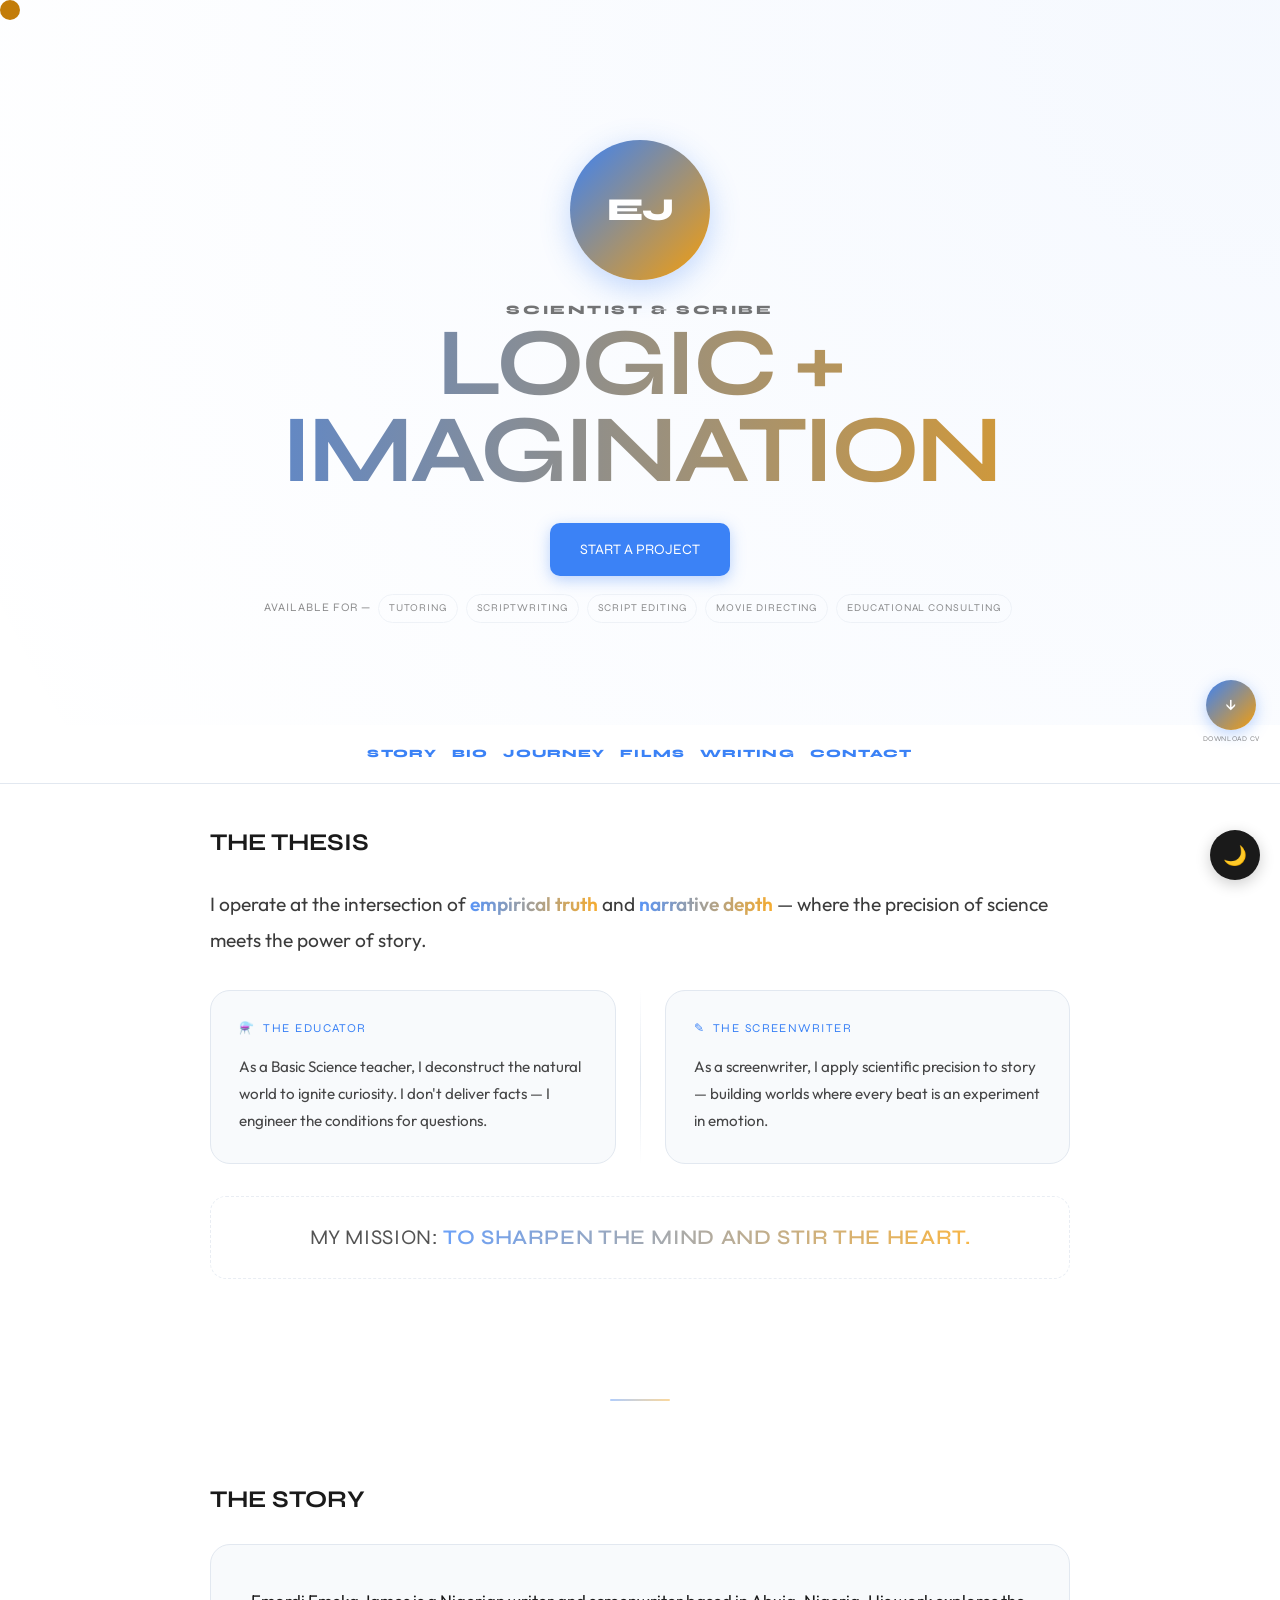
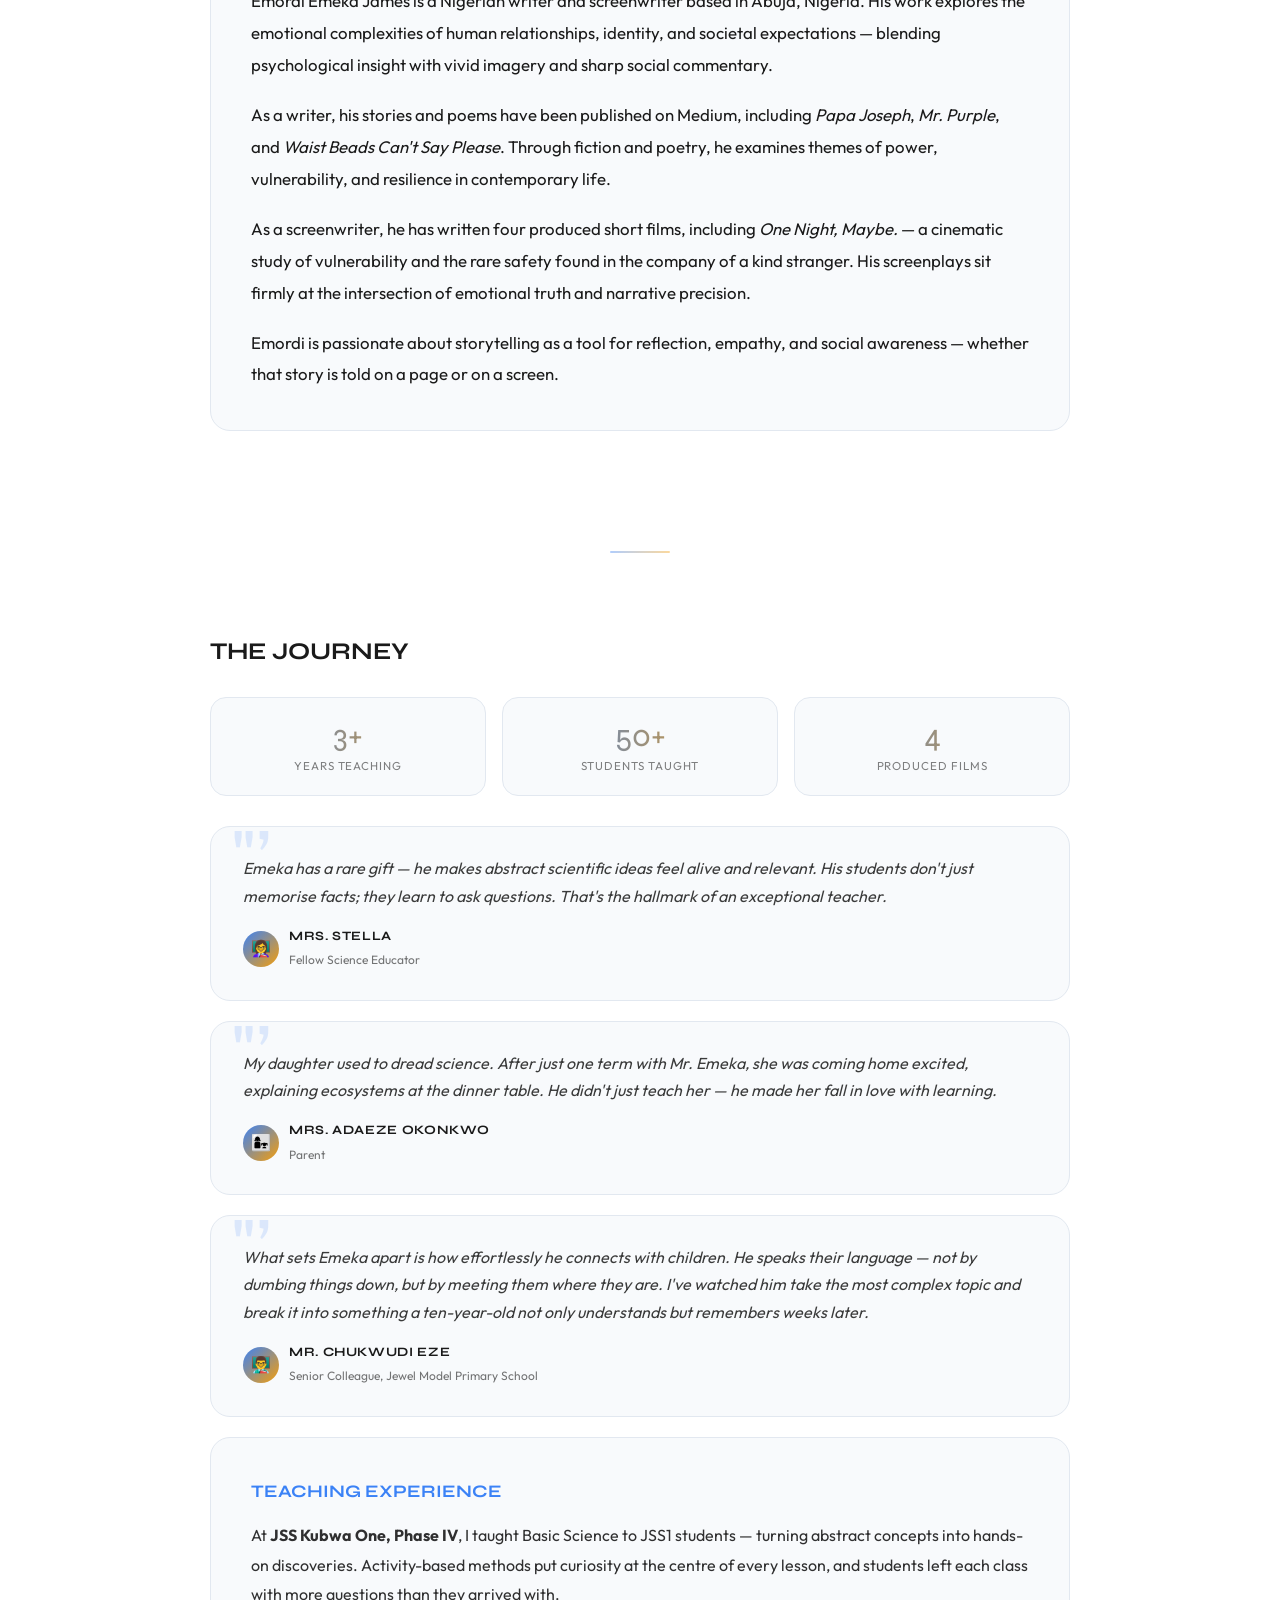
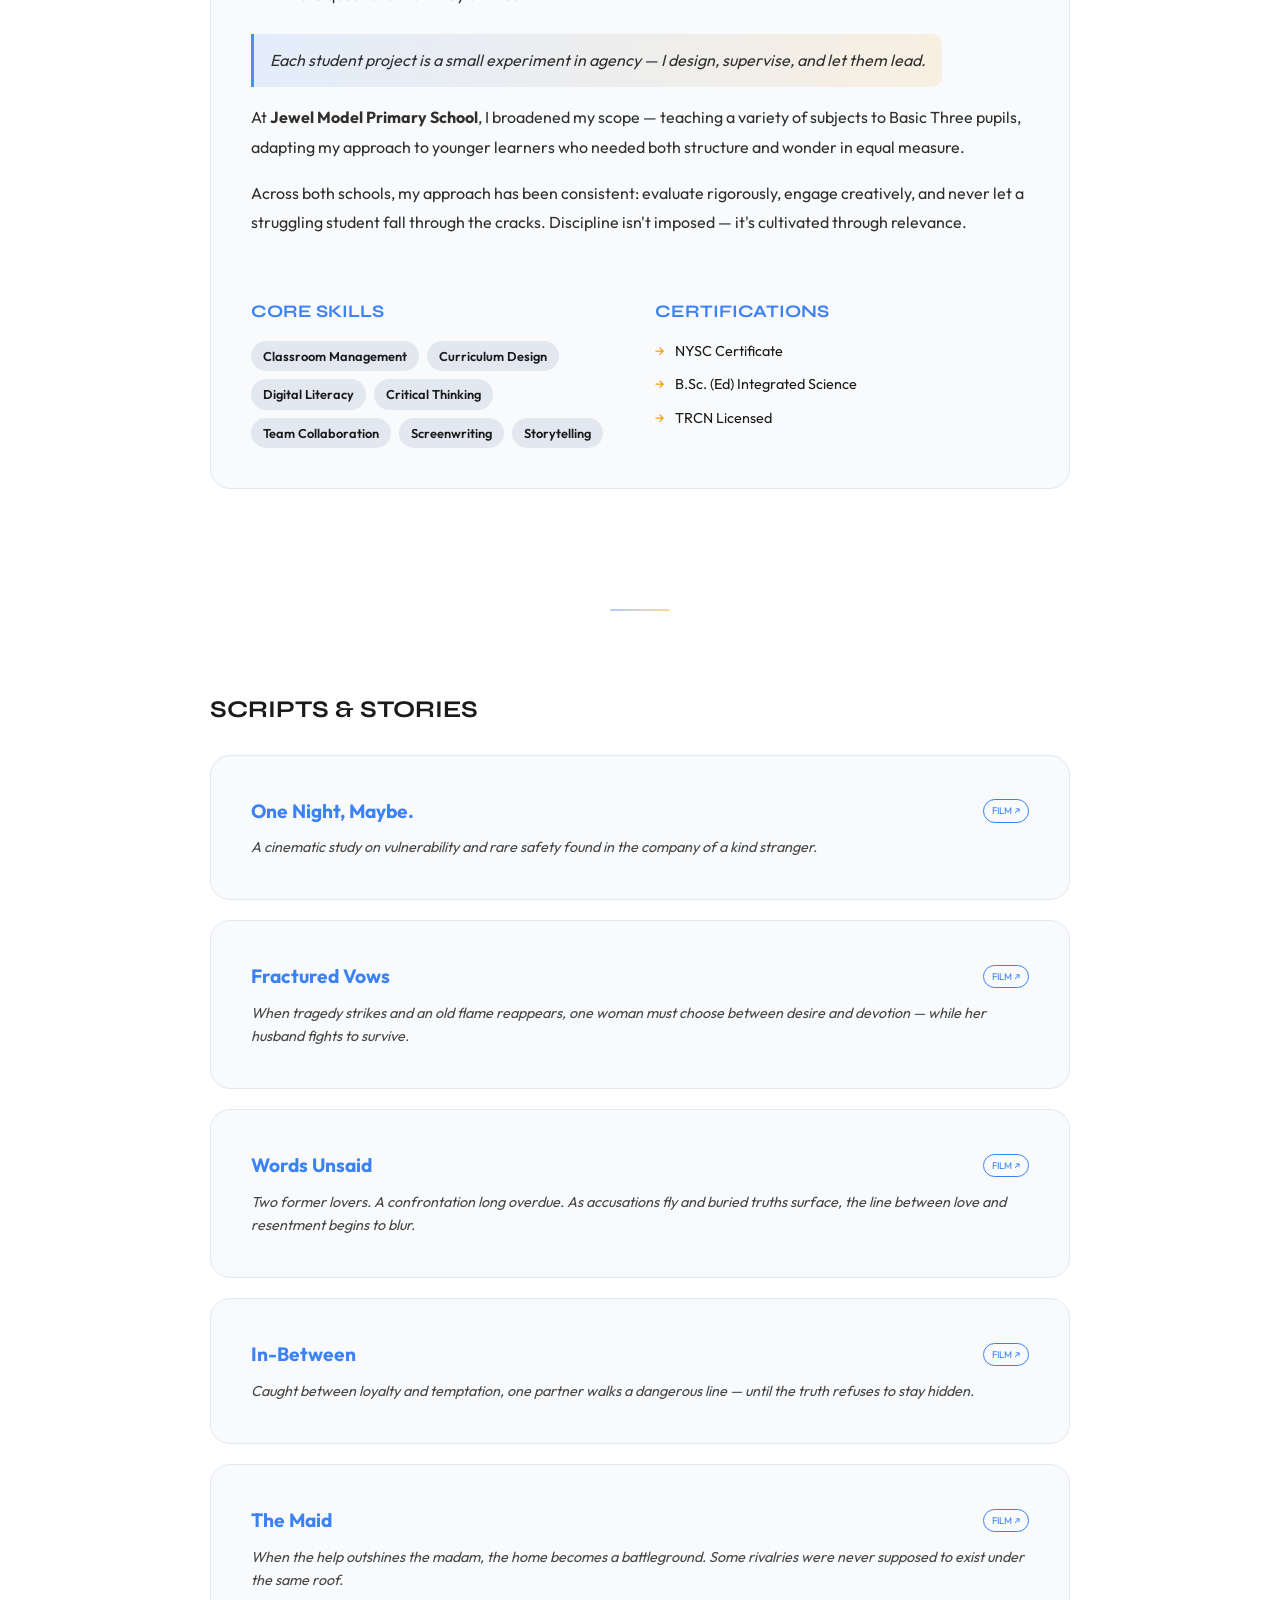
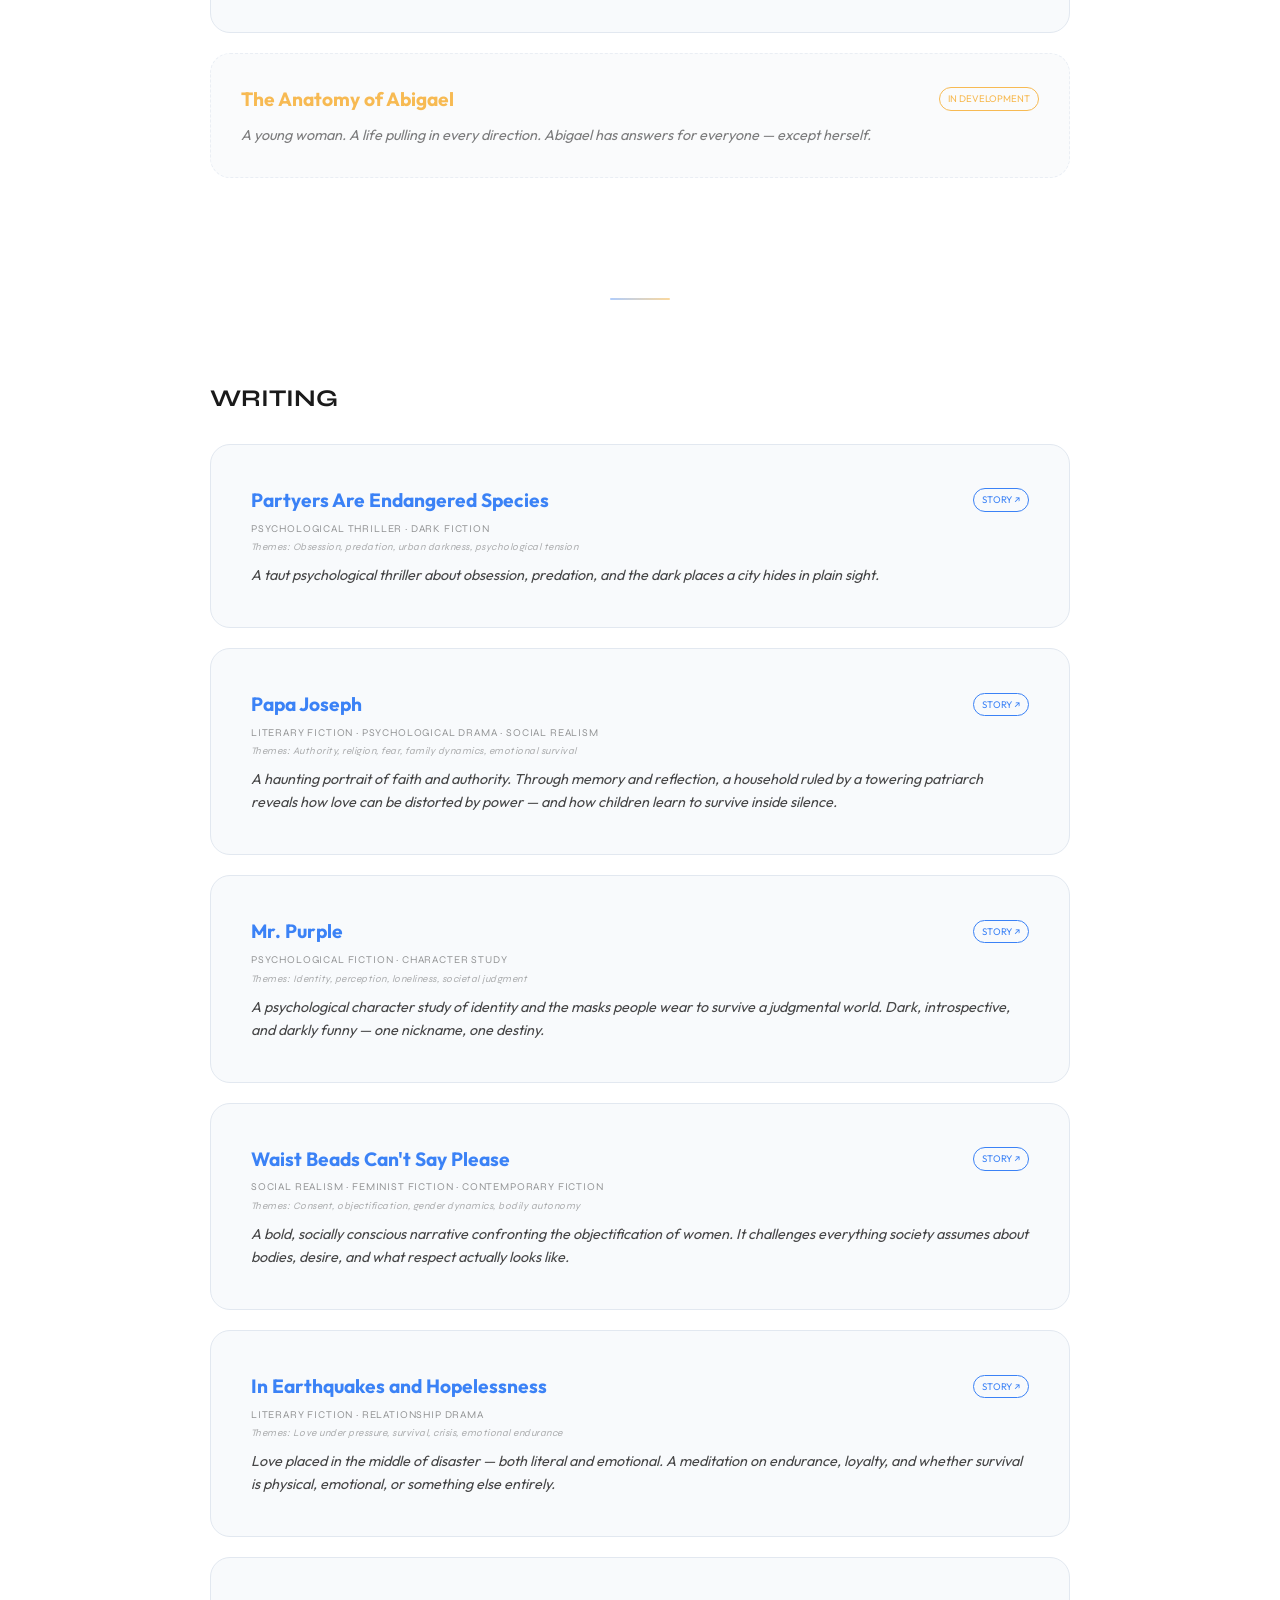
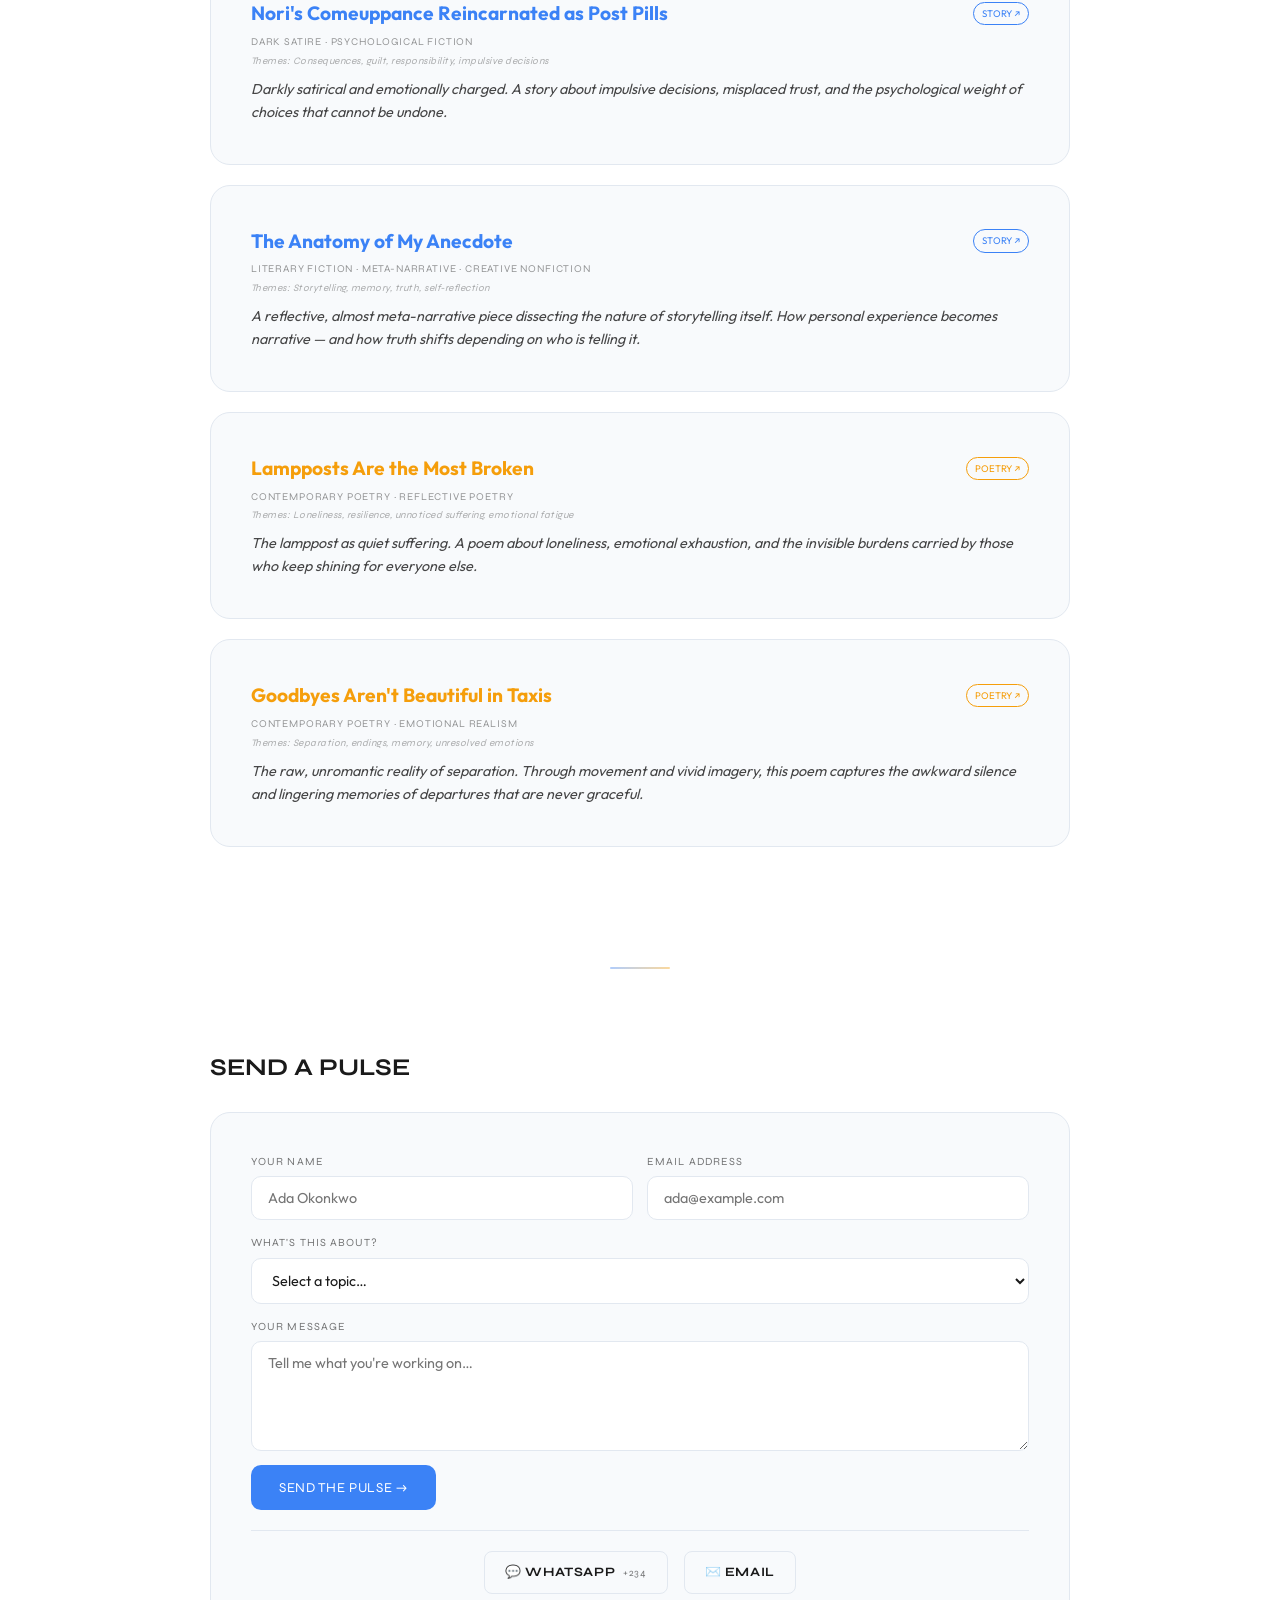
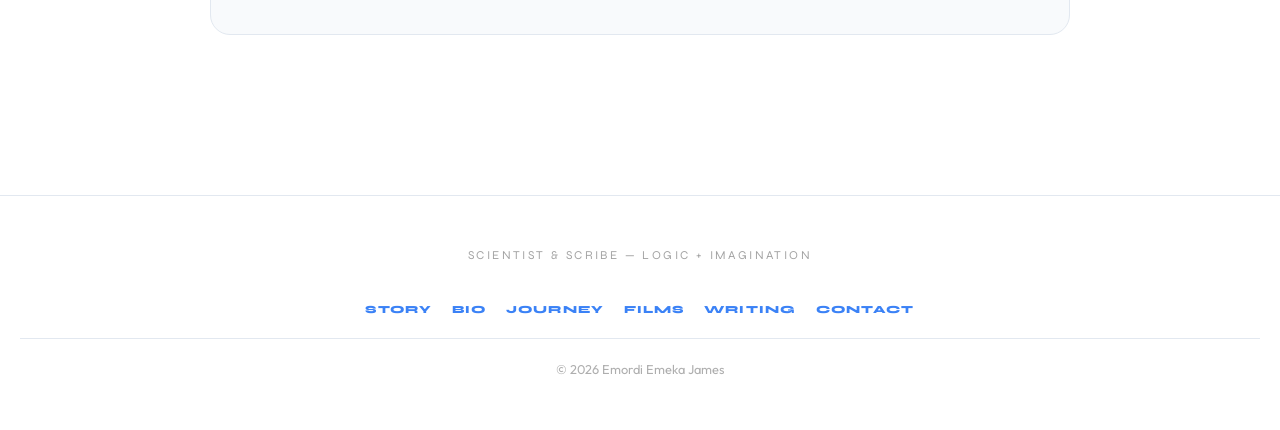
<file: index-1.html>
<!DOCTYPE html>
<html lang="en">
<head>
    <meta charset="UTF-8">
    <meta name="viewport" content="width=device-width, initial-scale=1.0">
    <meta name="description" content="Emordi Emeka James: Basic Science educator and screenwriter blending logic with imagination.">
    <meta name="author" content="Emordi Emeka James">
    <meta property="og:type" content="website">
    <meta property="og:url" content="https://tristanjames.netlify.app">
    <meta property="og:title" content="Emeka James | Scientist &amp; Scribe">
    <meta property="og:description" content="Basic Science educator and screenwriter operating at the intersection of logic and imagination.">
    <meta property="og:image" content="https://tristanjames.netlify.app/og-image.png">
    <meta name="twitter:card" content="summary_large_image">
    <meta name="twitter:title" content="Emeka James | Scientist &amp; Scribe">
    <meta name="twitter:description" content="Basic Science educator and screenwriter operating at the intersection of logic and imagination.">
    <meta name="twitter:image" content="https://tristanjames.netlify.app/og-image.png">
    <title>Emeka James | Scientist &amp; Scribe</title>
    <link rel="preconnect" href="https://fonts.googleapis.com">
    <link rel="preconnect" href="https://fonts.gstatic.com" crossorigin>
    <link href="https://fonts.googleapis.com/css2?family=Syne:wght@700;800&family=Outfit:wght@300;400;600&display=swap" rel="stylesheet">
    <!-- Google Analytics -->
    <script async src="https://www.googletagmanager.com/gtag/js?id=G-C09SP11Z5M"></script>
    <script>
        window.dataLayer = window.dataLayer || [];
        function gtag(){dataLayer.push(arguments);}
        gtag('js', new Date());
        gtag('config', 'G-C09SP11Z5M');
    </script>
    <style>
        :root{--bg:#fff;--text:#1a1a1a;--primary:#3b82f6;--accent:#f59e0b;--card-bg:#f8fafc;--border:#e2e8f0;--hf:'Syne',sans-serif;--bf:'Outfit',sans-serif;--sa:20px}
        body.dark{--bg:#0f172a;--text:#f1f5f9;--primary:#60a5fa;--accent:#fbbf24;--card-bg:#1e293b;--border:#334155}
        *{margin:0;padding:0;box-sizing:border-box;scroll-behavior:smooth}
        #sp{position:fixed;top:0;left:0;height:3px;width:0%;background:linear-gradient(90deg,var(--primary),var(--accent));z-index:9999;transition:width .1s linear}
        #cursor{width:20px;height:20px;background:var(--primary);border-radius:50%;position:fixed;top:0;left:0;pointer-events:none;z-index:9998;mix-blend-mode:difference;transition:transform .1s ease-out;display:none}
        @media(min-width:1024px){#cursor{display:block}body{cursor:none}a,button,.wc,.tc,.ep,#btt{cursor:none}}
        body{font-family:var(--bf);background:var(--bg);color:var(--text);transition:background .4s,color .4s;line-height:1.6;overflow-x:hidden;-webkit-font-smoothing:antialiased}
        header{padding:100px var(--sa) 60px;text-align:center;background:radial-gradient(circle at top right,rgba(59,130,246,.05),transparent)}
        @media(min-width:768px){header{padding:140px var(--sa) 100px}}
        .pp{width:100px;height:100px;border-radius:50%;display:inline-flex;margin:0 auto 20px;box-shadow:0 8px 30px rgba(59,130,246,.3)}
        @media(min-width:768px){.pp{width:140px;height:140px}}
        .ppi{width:100%;height:100%;border-radius:50%;background:linear-gradient(135deg,var(--primary),var(--accent));display:flex;align-items:center;justify-content:center;font-family:var(--hf);font-size:2rem;font-weight:800;color:#fff;letter-spacing:-.02em}
        h1{font-family:var(--hf);font-size:clamp(2.5rem,10vw,6rem);line-height:.9;text-transform:uppercase;letter-spacing:-.04em;background:linear-gradient(90deg,var(--primary),var(--accent));-webkit-background-clip:text;-webkit-text-fill-color:transparent;margin-bottom:24px}
        h2{font-family:var(--hf);text-transform:uppercase;font-size:1.5rem;margin-bottom:25px}
        .tl{font-family:var(--hf);font-size:.8rem;text-transform:uppercase;letter-spacing:.2em;opacity:.6;font-weight:800}
        .af{margin-top:16px;font-size:.72rem;font-family:var(--hf);text-transform:uppercase;letter-spacing:.08em;opacity:.5;line-height:2}
        .af span{display:inline-block;margin:2px 4px;padding:3px 10px;border:1px solid var(--border);border-radius:20px;font-size:.65rem}
        nav{display:flex;justify-content:center;gap:15px;padding:20px;position:sticky;top:0;background:rgba(255,255,255,.9);backdrop-filter:blur(12px);z-index:100;border-bottom:1px solid var(--border);overflow-x:auto;white-space:nowrap}
        body.dark nav{background:rgba(15,23,42,.9)}
        nav::-webkit-scrollbar{display:none}
        nav a{text-decoration:none;color:var(--text);font-family:var(--hf);text-transform:uppercase;font-size:.7rem;letter-spacing:.1em;opacity:.6;transition:.3s}
        nav a.active{opacity:1;color:var(--primary);font-weight:800}
        .con{width:100%;max-width:900px;margin:auto;padding:40px var(--sa)}
        section{margin-bottom:80px}
        @media(min-width:768px){section{margin-bottom:120px}}
        section+section::before{content:'';display:block;width:60px;height:2px;background:linear-gradient(90deg,var(--primary),var(--accent));border-radius:2px;margin:0 auto 60px;opacity:.4}
        @media(min-width:768px){section+section::before{margin-bottom:80px}}
        .fade{opacity:0;transform:translateY(20px);transition:.6s ease-out}
        .fade.show{opacity:1;transform:translateY(0)}
        .ti{font-size:clamp(1rem,3vw,1.2rem);line-height:1.85;margin-bottom:32px;opacity:.85}
        .kw{background:linear-gradient(90deg,var(--primary),var(--accent));-webkit-background-clip:text;-webkit-text-fill-color:transparent;font-weight:600}
        .ts{display:grid;grid-template-columns:1fr;gap:0;margin-bottom:32px}
        @media(min-width:640px){.ts{grid-template-columns:1fr auto 1fr;align-items:stretch}}
        .tp{background:var(--card-bg);border:1px solid var(--border);border-radius:20px;padding:28px}
        .tpl{display:flex;align-items:center;gap:8px;font-family:var(--hf);font-size:.75rem;text-transform:uppercase;letter-spacing:.12em;color:var(--primary);margin-bottom:14px}
        .tpt{font-size:.95rem;line-height:1.8;opacity:.8}
        .td{width:100%;height:1px;background:linear-gradient(90deg,transparent,var(--border),transparent);margin:16px 0}
        @media(min-width:640px){.td{width:1px;height:auto;background:linear-gradient(180deg,transparent,var(--border),transparent);margin:0 24px}}
        .tm{font-family:var(--hf);font-size:clamp(1rem,3vw,1.3rem);text-transform:uppercase;letter-spacing:.03em;opacity:.75;text-align:center;padding:24px;border:1px dashed var(--border);border-radius:16px}
        .wc,.tc{background:var(--card-bg);padding:25px;border-radius:20px;border:1px solid var(--border);margin-bottom:20px}
        @media(min-width:768px){.wc,.tc{padding:40px}}
        .pl{display:block;text-decoration:none;color:inherit;transition:.3s ease}
        @media(hover:hover){.pl:hover .wc{transform:translateY(-5px);border-color:var(--primary)}}
        .sr{display:grid;grid-template-columns:repeat(3,1fr);gap:16px;margin-bottom:30px}
        .sb{background:var(--card-bg);border:1px solid var(--border);border-radius:16px;padding:20px;text-align:center}
        .sn{font-family:var(--hf);font-size:clamp(1.5rem,4vw,2rem);background:linear-gradient(90deg,var(--primary),var(--accent));-webkit-background-clip:text;-webkit-text-fill-color:transparent;display:block;line-height:1.1}
        .sl{font-size:.72rem;text-transform:uppercase;letter-spacing:.08em;opacity:.55;margin-top:4px}
        .tsc{background:var(--card-bg);border:1px solid var(--border);border-radius:20px;padding:28px 32px;margin-bottom:20px;position:relative}
        .tsc::before{content:'"\2019';font-family:var(--hf);font-size:5rem;color:var(--primary);opacity:.15;position:absolute;top:-10px;left:20px;line-height:1}
        .tst{font-style:italic;font-size:1rem;line-height:1.7;opacity:.85;margin-bottom:16px}
        .tsa{display:flex;align-items:center;gap:10px}
        .tsav{width:36px;height:36px;border-radius:50%;background:linear-gradient(135deg,var(--primary),var(--accent));display:flex;align-items:center;justify-content:center;font-size:1rem;flex-shrink:0}
        .tsai strong{display:block;font-family:var(--hf);font-size:.8rem;text-transform:uppercase;letter-spacing:.05em}
        .tsai span{font-size:.75rem;opacity:.6}
        .jg{display:grid;grid-template-columns:1fr;gap:30px}
        .ji h3{font-family:var(--hf);text-transform:uppercase;font-size:1.1rem;color:var(--primary);margin-bottom:15px}
        .tn{font-size:1rem;line-height:1.85;color:var(--text);opacity:.9}
        .tn p{margin-bottom:16px}
        .tn p:last-child{margin-bottom:0}
        .th{display:inline-block;background:linear-gradient(90deg,rgba(59,130,246,.12),rgba(245,158,11,.12));border-left:3px solid var(--primary);padding:12px 16px;border-radius:0 10px 10px 0;margin:8px 0 16px;font-style:italic}
        .el{list-style:none}
        .el li{position:relative;padding-left:20px;margin-bottom:12px;font-size:.9rem;line-height:1.5}
        .el li::before{content:"\2192";position:absolute;left:0;color:var(--accent)}
        .pc{display:flex;flex-wrap:wrap;gap:8px;margin-top:10px}
        .ep{padding:5px 12px;background:var(--border);border-radius:50px;font-size:.8rem;font-weight:600}
        .btn{font-family:var(--hf);text-transform:uppercase;background:var(--primary);color:#fff;padding:15px 30px;border-radius:10px;text-decoration:none;display:inline-block;font-size:.9rem;transition:transform .2s ease,box-shadow .2s ease,opacity .2s ease;box-shadow:0 4px 15px rgba(59,130,246,.35)}
        .btn:hover{transform:translateY(-3px);box-shadow:0 8px 25px rgba(59,130,246,.45);opacity:.92}
        .cf{display:flex;flex-direction:column;gap:14px}
        .fr{display:grid;grid-template-columns:1fr;gap:14px}
        @media(min-width:600px){.fr{grid-template-columns:1fr 1fr}}
        .fg{display:flex;flex-direction:column;gap:6px}
        .fg label{font-family:var(--hf);font-size:.68rem;text-transform:uppercase;letter-spacing:.1em;opacity:.6}
        .fg input,.fg textarea,.fg select{background:var(--bg);border:1px solid var(--border);border-radius:10px;padding:12px 16px;font-family:var(--bf);font-size:.9rem;color:var(--text);transition:border-color .2s;outline:none;width:100%}
        .fg input:focus,.fg textarea:focus,.fg select:focus{border-color:var(--primary)}
        .fg textarea{resize:vertical;min-height:110px}
        .fs-btn{font-family:var(--hf);text-transform:uppercase;background:var(--primary);color:#fff;padding:14px 28px;border-radius:10px;border:none;font-size:.85rem;letter-spacing:.05em;align-self:flex-start;transition:opacity .2s,transform .2s}
        .fs-btn:hover{opacity:.88;transform:translateY(-1px)}
        .fs-btn:disabled{opacity:.5}
        .fsucc{display:none;text-align:center;padding:20px;color:#22c55e;font-family:var(--hf);font-size:.9rem;text-transform:uppercase;letter-spacing:.05em}
        .cl{display:flex;flex-wrap:wrap;gap:16px;margin-top:20px;padding-top:20px;border-top:1px solid var(--border);justify-content:center}
        .clb{text-decoration:none;font-family:var(--hf);font-weight:700;font-size:.8rem;text-transform:uppercase;letter-spacing:.05em;padding:10px 20px;border-radius:8px;border:1px solid var(--border);color:var(--text);transition:.2s}
        .clb:hover{border-color:var(--primary);color:var(--primary)}
        .cls{font-size:.65rem;opacity:.55;margin-left:4px;font-weight:400}
        .tog{position:fixed;bottom:20px;right:20px;width:50px;height:50px;border-radius:50%;background:var(--text);color:var(--bg);border:none;z-index:1000;display:flex;align-items:center;justify-content:center;box-shadow:0 4px 15px rgba(0,0,0,.2);font-size:1.2rem}
        #btt{position:fixed;bottom:85px;right:20px;width:50px;height:50px;border-radius:50%;background:var(--primary);color:#fff;border:none;z-index:1000;display:flex;align-items:center;justify-content:center;font-size:1.2rem;opacity:0;visibility:hidden;transition:.3s;box-shadow:0 4px 15px rgba(59,130,246,.3)}
        #btt.visible{opacity:1;visibility:visible}
        #cvBtn{position:fixed;bottom:155px;right:20px;z-index:1000;display:flex;flex-direction:column;align-items:center;gap:3px;text-decoration:none}
        #cvBtn .cv-circle{width:50px;height:50px;border-radius:50%;background:linear-gradient(135deg,var(--primary),var(--accent));color:#fff;display:flex;align-items:center;justify-content:center;font-size:1.1rem;box-shadow:0 4px 15px rgba(59,130,246,.35);transition:transform .2s ease,box-shadow .2s ease}
        #cvBtn:hover .cv-circle{transform:translateY(-2px);box-shadow:0 8px 20px rgba(59,130,246,.45)}
        #cvBtn .cv-label{font-family:var(--hf);font-size:.45rem;text-transform:uppercase;letter-spacing:.08em;color:var(--text);opacity:.5;white-space:nowrap}
        footer{text-align:center;padding:50px 20px;border-top:1px solid var(--border);font-size:.8rem}
        .ftl{font-family:var(--hf);font-size:.75rem;text-transform:uppercase;letter-spacing:.2em;opacity:.4;margin-bottom:16px}
        .fn{display:flex;justify-content:center;gap:20px;margin-bottom:20px;flex-wrap:wrap}
        .fn a{text-decoration:none;color:var(--text);font-family:var(--hf);font-size:.68rem;text-transform:uppercase;letter-spacing:.1em;opacity:.45;transition:opacity .2s}
        .fn a:hover{opacity:1;color:var(--primary)}
        .fc{opacity:.35}
    </style>
</head>
<body>
<div id="sp"></div>
<div id="cursor"></div>
<button class="tog" id="dtog" onclick="toggleDarkMode()" aria-label="Switch to Dark Mode">&#127769;</button>
<button id="btt" onclick="scrollToTop()" aria-label="Back to Top">&#8593;</button>
<a id="cvBtn" href="emeka_james_cv.pdf" download="Emordi_Emeka_James_CV.pdf" aria-label="Download CV">
    <div class="cv-circle">&#8595;</div>
    <span class="cv-label">Download CV</span>
</a>

<header class="fade">
    <div class="pp"><div class="ppi">EJ</div></div>
    <p class="tl">Scientist &amp; Scribe</p>
    <h1>LOGIC +<br>IMAGINATION</h1>
    <div style="margin-top:30px">
        <a href="#contact" class="btn">Start a Project</a>
        <div class="af">
            Available for &mdash;
            <span>Tutoring</span><span>Scriptwriting</span><span>Script Editing</span><span>Movie Directing</span><span>Educational Consulting</span>
        </div>
    </div>
</header>

<nav id="navbar">
    <a href="#about" class="active">Story</a>
    <a href="#bio">Bio</a>
    <a href="#journey">Journey</a>
    <a href="#portfolio">Films</a>
    <a href="#writing">Writing</a>
    <a href="#contact">Contact</a>
</nav>

<div class="con">

    <section id="about" class="fade">
        <h2>The Thesis</h2>
        <div class="ti">
            I operate at the intersection of <span class="kw">empirical truth</span> and <span class="kw">narrative depth</span> &mdash; where the precision of science meets the power of story.
        </div>
        <div class="ts">
            <div class="tp">
                <div class="tpl"><span>&#9879;&#65039;</span><span>The Educator</span></div>
                <p class="tpt">As a Basic Science teacher, I deconstruct the natural world to ignite curiosity. I don&apos;t deliver facts &mdash; I engineer the conditions for questions.</p>
            </div>
            <div class="td"></div>
            <div class="tp">
                <div class="tpl"><span>&#9998;&#65039;</span><span>The Screenwriter</span></div>
                <p class="tpt">As a screenwriter, I apply scientific precision to story &mdash; building worlds where every beat is an experiment in emotion.</p>
            </div>
        </div>
        <div class="tm">My mission: <span class="kw">to sharpen the mind and stir the heart.</span></div>
    </section>

    <section id="bio" class="fade">
        <h2>The Story</h2>
        <div class="wc" style="line-height:1.9;font-size:clamp(.95rem,2.5vw,1.05rem)">
            <p style="margin-bottom:18px">Emordi Emeka James is a Nigerian writer and screenwriter based in Abuja, Nigeria. His work explores the emotional complexities of human relationships, identity, and societal expectations &mdash; blending psychological insight with vivid imagery and sharp social commentary.</p>
            <p style="margin-bottom:18px">As a writer, his stories and poems have been published on Medium, including <em>Papa Joseph</em>, <em>Mr. Purple</em>, and <em>Waist Beads Can&apos;t Say Please</em>. Through fiction and poetry, he examines themes of power, vulnerability, and resilience in contemporary life.</p>
            <p style="margin-bottom:18px">As a screenwriter, he has written four produced short films, including <em>One Night, Maybe.</em> &mdash; a cinematic study of vulnerability and the rare safety found in the company of a kind stranger. His screenplays sit firmly at the intersection of emotional truth and narrative precision.</p>
            <p>Emordi is passionate about storytelling as a tool for reflection, empathy, and social awareness &mdash; whether that story is told on a page or on a screen.</p>
        </div>
    </section>

    <section id="journey" class="fade">
        <h2>The Journey</h2>
        <div class="sr">
            <div class="sb"><span class="sn">3+</span><div class="sl">Years Teaching</div></div>
            <div class="sb"><span class="sn">50+</span><div class="sl">Students Taught</div></div>
            <div class="sb"><span class="sn">4</span><div class="sl">Produced Films</div></div>
        </div>

        <div class="tsc">
            <p class="tst">Emeka has a rare gift &mdash; he makes abstract scientific ideas feel alive and relevant. His students don&apos;t just memorise facts; they learn to ask questions. That&apos;s the hallmark of an exceptional teacher.</p>
            <div class="tsa"><div class="tsav">&#128105;&#8205;&#127979;</div><div class="tsai"><strong>Mrs. Stella</strong><span>Fellow Science Educator</span></div></div>
        </div>

        <div class="tsc">
            <p class="tst">My daughter used to dread science. After just one term with Mr. Emeka, she was coming home excited, explaining ecosystems at the dinner table. He didn&apos;t just teach her &mdash; he made her fall in love with learning.</p>
            <div class="tsa"><div class="tsav">&#128105;&#8205;&#128103;</div><div class="tsai"><strong>Mrs. Adaeze Okonkwo</strong><span>Parent</span></div></div>
        </div>

        <div class="tsc">
            <p class="tst">What sets Emeka apart is how effortlessly he connects with children. He speaks their language &mdash; not by dumbing things down, but by meeting them where they are. I&apos;ve watched him take the most complex topic and break it into something a ten-year-old not only understands but remembers weeks later.</p>
            <div class="tsa"><div class="tsav">&#128104;&#8205;&#127979;</div><div class="tsai"><strong>Mr. Chukwudi Eze</strong><span>Senior Colleague, Jewel Model Primary School</span></div></div>
        </div>

        <div class="tc">
            <div class="jg">
                <div class="ji">
                    <h3>Teaching Experience</h3>
                    <div class="tn">
                        <p>At <strong>JSS Kubwa One, Phase IV</strong>, I taught Basic Science to JSS1 students &mdash; turning abstract concepts into hands-on discoveries. Activity-based methods put curiosity at the centre of every lesson, and students left each class with more questions than they arrived with.</p>
                        <div class="th">Each student project is a small experiment in agency &mdash; I design, supervise, and let them lead.</div>
                        <p>At <strong>Jewel Model Primary School</strong>, I broadened my scope &mdash; teaching a variety of subjects to Basic Three pupils, adapting my approach to younger learners who needed both structure and wonder in equal measure.</p>
                        <p>Across both schools, my approach has been consistent: evaluate rigorously, engage creatively, and never let a struggling student fall through the cracks. Discipline isn&apos;t imposed &mdash; it&apos;s cultivated through relevance.</p>
                    </div>
                </div>
                <div style="display:grid;grid-template-columns:repeat(auto-fit,minmax(200px,1fr));gap:30px;margin-top:30px">
                    <div class="ji">
                        <h3>Core Skills</h3>
                        <div class="pc">
                            <span class="ep">Classroom Management</span><span class="ep">Curriculum Design</span><span class="ep">Digital Literacy</span><span class="ep">Critical Thinking</span><span class="ep">Team Collaboration</span><span class="ep">Screenwriting</span><span class="ep">Storytelling</span>
                        </div>
                    </div>
                    <div class="ji">
                        <h3>Certifications</h3>
                        <ul class="el" style="font-size:.85rem">
                            <li>NYSC Certificate</li>
                            <li>B.Sc. (Ed) Integrated Science</li>
                            <li>TRCN Licensed</li>
                        </ul>
                    </div>
                </div>
            </div>
        </div>
    </section>

    <section id="portfolio" class="fade">
        <h2>Scripts &amp; Stories</h2>
        <a href="https://www.youtube.com/watch?v=LPE3QhY8UKk" target="_blank" rel="noopener noreferrer" class="pl">
            <div class="wc">
                <div style="display:flex;justify-content:space-between;align-items:center">
                    <h3 style="color:var(--primary);font-size:1.2rem">One Night, Maybe.</h3>
                    <span style="font-size:.6rem;border:1px solid var(--primary);padding:3px 8px;border-radius:20px;color:var(--primary)">FILM &#8599;</span>
                </div>
                <p style="margin-top:10px;font-style:italic;opacity:.8;font-size:.9rem">A cinematic study on vulnerability and rare safety found in the company of a kind stranger.</p>
            </div>
        </a>
        <a href="https://youtu.be/xqqYzvwyC_0" target="_blank" rel="noopener noreferrer" class="pl">
            <div class="wc">
                <div style="display:flex;justify-content:space-between;align-items:center">
                    <h3 style="color:var(--primary);font-size:1.2rem">Fractured Vows</h3>
                    <span style="font-size:.6rem;border:1px solid var(--primary);padding:3px 8px;border-radius:20px;color:var(--primary)">FILM &#8599;</span>
                </div>
                <p style="margin-top:10px;font-style:italic;opacity:.8;font-size:.9rem">When tragedy strikes and an old flame reappears, one woman must choose between desire and devotion — while her husband fights to survive.</p>
            </div>
        </a>
        <a href="https://youtu.be/fPkxEl9gLGw" target="_blank" rel="noopener noreferrer" class="pl">
            <div class="wc">
                <div style="display:flex;justify-content:space-between;align-items:center">
                    <h3 style="color:var(--primary);font-size:1.2rem">Words Unsaid</h3>
                    <span style="font-size:.6rem;border:1px solid var(--primary);padding:3px 8px;border-radius:20px;color:var(--primary)">FILM &#8599;</span>
                </div>
                <p style="margin-top:10px;font-style:italic;opacity:.8;font-size:.9rem">Two former lovers. A confrontation long overdue. As accusations fly and buried truths surface, the line between love and resentment begins to blur.</p>
            </div>
        </a>
        <a href="https://youtu.be/LvERyt85oGg" target="_blank" rel="noopener noreferrer" class="pl">
            <div class="wc">
                <div style="display:flex;justify-content:space-between;align-items:center">
                    <h3 style="color:var(--primary);font-size:1.2rem">In-Between</h3>
                    <span style="font-size:.6rem;border:1px solid var(--primary);padding:3px 8px;border-radius:20px;color:var(--primary)">FILM &#8599;</span>
                </div>
                <p style="margin-top:10px;font-style:italic;opacity:.8;font-size:.9rem">Caught between loyalty and temptation, one partner walks a dangerous line — until the truth refuses to stay hidden.</p>
            </div>
        </a>
        <a href="https://youtu.be/mVM9DVnJOVU" target="_blank" rel="noopener noreferrer" class="pl">
            <div class="wc">
                <div style="display:flex;justify-content:space-between;align-items:center">
                    <h3 style="color:var(--primary);font-size:1.2rem">The Maid</h3>
                    <span style="font-size:.6rem;border:1px solid var(--primary);padding:3px 8px;border-radius:20px;color:var(--primary)">FILM &#8599;</span>
                </div>
                <p style="margin-top:10px;font-style:italic;opacity:.8;font-size:.9rem">When the help outshines the madam, the home becomes a battleground. Some rivalries were never supposed to exist under the same roof.</p>
            </div>
        </a>

        <div class="wc" style="border-style:dashed;opacity:.7;padding:30px">
            <div style="display:flex;justify-content:space-between;align-items:center">
                <h3 style="color:var(--accent);font-size:1.2rem">The Anatomy of Abigael</h3>
                <span style="font-size:.6rem;border:1px solid var(--accent);padding:3px 8px;border-radius:20px;color:var(--accent)">IN DEVELOPMENT</span>
            </div>
            <p style="margin-top:10px;font-style:italic;opacity:.8;font-size:.9rem">A young woman. A life pulling in every direction. Abigael has answers for everyone &mdash; except herself.</p>
        </div>
    </section>

    <section id="writing" class="fade">
        <h2>Writing</h2>

        <a href="https://medium.com/illumination/partyers-are-endangered-species-2b2861872145" target="_blank" rel="noopener noreferrer" class="pl">
            <div class="wc">
                <div style="display:flex;justify-content:space-between;align-items:center">
                    <h3 style="color:var(--primary);font-size:1.2rem">Partyers Are Endangered Species</h3>
                    <span style="font-size:.6rem;border:1px solid var(--primary);padding:3px 8px;border-radius:20px;color:var(--primary)">STORY &#8599;</span>
                </div>
                <p style="margin-top:5px;font-size:.65rem;opacity:.45;font-family:var(--hf);text-transform:uppercase;letter-spacing:.08em">Psychological Thriller &middot; Dark Fiction</p>
                <p style="margin-top:3px;font-size:.62rem;opacity:.35;font-family:var(--hf);letter-spacing:.05em"><em>Themes: Obsession, predation, urban darkness, psychological tension</em></p>
                <p style="margin-top:8px;font-style:italic;opacity:.8;font-size:.9rem">A taut psychological thriller about obsession, predation, and the dark places a city hides in plain sight.</p>
            </div>
        </a>

        <a href="https://medium.com/@tristanwrites/papa-joseph-c43ccc4b93ce" target="_blank" rel="noopener noreferrer" class="pl">
            <div class="wc">
                <div style="display:flex;justify-content:space-between;align-items:center">
                    <h3 style="color:var(--primary);font-size:1.2rem">Papa Joseph</h3>
                    <span style="font-size:.6rem;border:1px solid var(--primary);padding:3px 8px;border-radius:20px;color:var(--primary)">STORY &#8599;</span>
                </div>
                <p style="margin-top:5px;font-size:.65rem;opacity:.45;font-family:var(--hf);text-transform:uppercase;letter-spacing:.08em">Literary Fiction &middot; Psychological Drama &middot; Social Realism</p>
                <p style="margin-top:3px;font-size:.62rem;opacity:.35;font-family:var(--hf);letter-spacing:.05em"><em>Themes: Authority, religion, fear, family dynamics, emotional survival</em></p>
                <p style="margin-top:8px;font-style:italic;opacity:.8;font-size:.9rem">A haunting portrait of faith and authority. Through memory and reflection, a household ruled by a towering patriarch reveals how love can be distorted by power &mdash; and how children learn to survive inside silence.</p>
            </div>
        </a>

        <a href="https://medium.com/illumination/mr-purple-b73ccb960dfb" target="_blank" rel="noopener noreferrer" class="pl">
            <div class="wc">
                <div style="display:flex;justify-content:space-between;align-items:center">
                    <h3 style="color:var(--primary);font-size:1.2rem">Mr. Purple</h3>
                    <span style="font-size:.6rem;border:1px solid var(--primary);padding:3px 8px;border-radius:20px;color:var(--primary)">STORY &#8599;</span>
                </div>
                <p style="margin-top:5px;font-size:.65rem;opacity:.45;font-family:var(--hf);text-transform:uppercase;letter-spacing:.08em">Psychological Fiction &middot; Character Study</p>
                <p style="margin-top:3px;font-size:.62rem;opacity:.35;font-family:var(--hf);letter-spacing:.05em"><em>Themes: Identity, perception, loneliness, societal judgment</em></p>
                <p style="margin-top:8px;font-style:italic;opacity:.8;font-size:.9rem">A psychological character study of identity and the masks people wear to survive a judgmental world. Dark, introspective, and darkly funny &mdash; one nickname, one destiny.</p>
            </div>
        </a>

        <a href="https://medium.com/@tristanwrites/waist-beads-cant-say-please-f1e951b25b71" target="_blank" rel="noopener noreferrer" class="pl">
            <div class="wc">
                <div style="display:flex;justify-content:space-between;align-items:center">
                    <h3 style="color:var(--primary);font-size:1.2rem">Waist Beads Can&apos;t Say Please</h3>
                    <span style="font-size:.6rem;border:1px solid var(--primary);padding:3px 8px;border-radius:20px;color:var(--primary)">STORY &#8599;</span>
                </div>
                <p style="margin-top:5px;font-size:.65rem;opacity:.45;font-family:var(--hf);text-transform:uppercase;letter-spacing:.08em">Social Realism &middot; Feminist Fiction &middot; Contemporary Fiction</p>
                <p style="margin-top:3px;font-size:.62rem;opacity:.35;font-family:var(--hf);letter-spacing:.05em"><em>Themes: Consent, objectification, gender dynamics, bodily autonomy</em></p>
                <p style="margin-top:8px;font-style:italic;opacity:.8;font-size:.9rem">A bold, socially conscious narrative confronting the objectification of women. It challenges everything society assumes about bodies, desire, and what respect actually looks like.</p>
            </div>
        </a>

        <a href="https://medium.com/@tristanwrites/til-the-rescue-team-do-us-apart-1f4a03d780d3" target="_blank" rel="noopener noreferrer" class="pl">
            <div class="wc">
                <div style="display:flex;justify-content:space-between;align-items:center">
                    <h3 style="color:var(--primary);font-size:1.2rem">In Earthquakes and Hopelessness</h3>
                    <span style="font-size:.6rem;border:1px solid var(--primary);padding:3px 8px;border-radius:20px;color:var(--primary)">STORY &#8599;</span>
                </div>
                <p style="margin-top:5px;font-size:.65rem;opacity:.45;font-family:var(--hf);text-transform:uppercase;letter-spacing:.08em">Literary Fiction &middot; Relationship Drama</p>
                <p style="margin-top:3px;font-size:.62rem;opacity:.35;font-family:var(--hf);letter-spacing:.05em"><em>Themes: Love under pressure, survival, crisis, emotional endurance</em></p>
                <p style="margin-top:8px;font-style:italic;opacity:.8;font-size:.9rem">Love placed in the middle of disaster &mdash; both literal and emotional. A meditation on endurance, loyalty, and whether survival is physical, emotional, or something else entirely.</p>
            </div>
        </a>

        <a href="https://medium.com/@tristanwrites/noris-comeuppance-reincarnated-as-a-post-pill-4dcdf82ae56f" target="_blank" rel="noopener noreferrer" class="pl">
            <div class="wc">
                <div style="display:flex;justify-content:space-between;align-items:center">
                    <h3 style="color:var(--primary);font-size:1.2rem">Nori&apos;s Comeuppance Reincarnated as Post Pills</h3>
                    <span style="font-size:.6rem;border:1px solid var(--primary);padding:3px 8px;border-radius:20px;color:var(--primary)">STORY &#8599;</span>
                </div>
                <p style="margin-top:5px;font-size:.65rem;opacity:.45;font-family:var(--hf);text-transform:uppercase;letter-spacing:.08em">Dark Satire &middot; Psychological Fiction</p>
                <p style="margin-top:3px;font-size:.62rem;opacity:.35;font-family:var(--hf);letter-spacing:.05em"><em>Themes: Consequences, guilt, responsibility, impulsive decisions</em></p>
                <p style="margin-top:8px;font-style:italic;opacity:.8;font-size:.9rem">Darkly satirical and emotionally charged. A story about impulsive decisions, misplaced trust, and the psychological weight of choices that cannot be undone.</p>
            </div>
        </a>

        <a href="https://medium.com/illumination/the-anatomy-of-my-anecdote-part-1-ef0c1148770f" target="_blank" rel="noopener noreferrer" class="pl">
            <div class="wc">
                <div style="display:flex;justify-content:space-between;align-items:center">
                    <h3 style="color:var(--primary);font-size:1.2rem">The Anatomy of My Anecdote</h3>
                    <span style="font-size:.6rem;border:1px solid var(--primary);padding:3px 8px;border-radius:20px;color:var(--primary)">STORY &#8599;</span>
                </div>
                <p style="margin-top:5px;font-size:.65rem;opacity:.45;font-family:var(--hf);text-transform:uppercase;letter-spacing:.08em">Literary Fiction &middot; Meta-Narrative &middot; Creative Nonfiction</p>
                <p style="margin-top:3px;font-size:.62rem;opacity:.35;font-family:var(--hf);letter-spacing:.05em"><em>Themes: Storytelling, memory, truth, self-reflection</em></p>
                <p style="margin-top:8px;font-style:italic;opacity:.8;font-size:.9rem">A reflective, almost meta-narrative piece dissecting the nature of storytelling itself. How personal experience becomes narrative &mdash; and how truth shifts depending on who is telling it.</p>
            </div>
        </a>

        <a href="https://medium.com/@tristanwrites/lampposts-are-the-most-broken-a820adb5d5ca" target="_blank" rel="noopener noreferrer" class="pl">
            <div class="wc">
                <div style="display:flex;justify-content:space-between;align-items:center">
                    <h3 style="color:var(--accent);font-size:1.2rem">Lampposts Are the Most Broken</h3>
                    <span style="font-size:.6rem;border:1px solid var(--accent);padding:3px 8px;border-radius:20px;color:var(--accent)">POETRY &#8599;</span>
                </div>
                <p style="margin-top:5px;font-size:.65rem;opacity:.45;font-family:var(--hf);text-transform:uppercase;letter-spacing:.08em">Contemporary Poetry &middot; Reflective Poetry</p>
                <p style="margin-top:3px;font-size:.62rem;opacity:.35;font-family:var(--hf);letter-spacing:.05em"><em>Themes: Loneliness, resilience, unnoticed suffering, emotional fatigue</em></p>
                <p style="margin-top:8px;font-style:italic;opacity:.8;font-size:.9rem">The lamppost as quiet suffering. A poem about loneliness, emotional exhaustion, and the invisible burdens carried by those who keep shining for everyone else.</p>
            </div>
        </a>

        <a href="https://medium.com/@tristanwrites/goodbyes-arent-beautiful-in-taxis-11d59843e7b5" target="_blank" rel="noopener noreferrer" class="pl">
            <div class="wc">
                <div style="display:flex;justify-content:space-between;align-items:center">
                    <h3 style="color:var(--accent);font-size:1.2rem">Goodbyes Aren&apos;t Beautiful in Taxis</h3>
                    <span style="font-size:.6rem;border:1px solid var(--accent);padding:3px 8px;border-radius:20px;color:var(--accent)">POETRY &#8599;</span>
                </div>
                <p style="margin-top:5px;font-size:.65rem;opacity:.45;font-family:var(--hf);text-transform:uppercase;letter-spacing:.08em">Contemporary Poetry &middot; Emotional Realism</p>
                <p style="margin-top:3px;font-size:.62rem;opacity:.35;font-family:var(--hf);letter-spacing:.05em"><em>Themes: Separation, endings, memory, unresolved emotions</em></p>
                <p style="margin-top:8px;font-style:italic;opacity:.8;font-size:.9rem">The raw, unromantic reality of separation. Through movement and vivid imagery, this poem captures the awkward silence and lingering memories of departures that are never graceful.</p>
            </div>
        </a>

    </section>

    <section id="contact" class="fade">
        <h2>Send a Pulse</h2>
        <div class="wc">
            <form class="cf" id="contactForm" action="https://formspree.io/f/xjgadelq" method="POST" onsubmit="handleSubmit(event)">
                <div class="fr">
                    <div class="fg"><label for="nm">Your Name</label><input type="text" id="nm" name="name" placeholder="Ada Okonkwo" required></div>
                    <div class="fg"><label for="em">Email Address</label><input type="email" id="em" name="email" placeholder="ada@example.com" required></div>
                </div>
                <div class="fg">
                    <label for="subj">What&apos;s this about?</label>
                    <select id="subj" name="subject">
                        <option value="">Select a topic&hellip;</option>
                        <option value="collaboration">Script / Creative Collaboration</option>
                        <option value="tutoring">Tutoring / Educational Content</option>
                        <option value="speaking">Speaking / Workshop</option>
                        <option value="other">Something Else</option>
                    </select>
                </div>
                <div class="fg"><label for="msg">Your Message</label><textarea id="msg" name="message" placeholder="Tell me what you&apos;re working on&hellip;" required></textarea></div>
                <button type="submit" class="fs-btn" id="submitBtn">Send the Pulse &rarr;</button>
                <input type="text" name="_gotcha" style="display:none" tabindex="-1" autocomplete="off">
            </form>
            <div class="fsucc" id="formSuccess">&#10003; Message received &mdash; I&apos;ll be in touch soon.</div>
            <div class="cl">
                <a href="#" id="waLink" class="clb" title="WhatsApp &mdash; Nigeria (+234)">&#128172; WhatsApp <span class="cls">+234</span></a>
                <a href="#" id="emailLink" class="clb">&#9993;&#65039; Email</a>
            </div>
        </div>
    </section>
</div>

<footer>
    <p class="ftl">Scientist &amp; Scribe &mdash; Logic + Imagination</p>
    <nav class="fn">
        <a href="#about">Story</a><a href="#bio">Bio</a><a href="#journey">Journey</a><a href="#portfolio">Films</a><a href="#writing">Writing</a><a href="#contact">Contact</a>
    </nav>
    <p class="fc">&copy; <span id="yr"></span> Emordi Emeka James</p>
</footer>

<script>
    var sp=document.getElementById("sp");
    var cur=document.getElementById("cursor");
    if(window.matchMedia("(min-width:1024px)").matches){
        document.addEventListener("mousemove",function(e){cur.style.transform="translate3d("+(e.clientX-10)+"px,"+(e.clientY-10)+"px,0)"});
    }
    var btt=document.getElementById("btt");
    window.addEventListener("scroll",function(){
        var st=window.scrollY,dh=document.documentElement.scrollHeight-window.innerHeight;
        sp.style.width=(dh>0?(st/dh)*100:0)+"%";
        if(st>300)btt.classList.add("visible");else btt.classList.remove("visible");
        var cur2="";
        document.querySelectorAll("section").forEach(function(s){if(st>=s.offsetTop-150)cur2=s.getAttribute("id")});
        document.querySelectorAll("nav a").forEach(function(a){a.classList.remove("active");if(a.getAttribute("href").includes(cur2))a.classList.add("active")});
    });
    var dtog=document.getElementById("dtog");
    function toggleDarkMode(){
        document.body.classList.toggle("dark");
        var d=document.body.classList.contains("dark");
        dtog.innerHTML=d?"&#9728;&#65039;":"&#127769;";
        dtog.setAttribute("aria-label",d?"Switch to Light Mode":"Switch to Dark Mode");
    }
    function scrollToTop(){window.scrollTo({top:0,behavior:"smooth"})}
    document.getElementById("yr").textContent=new Date().getFullYear();
    (function(){var el=document.getElementById("waLink");if(el){el.href=["https://wa",".me/","2348142","624400"].join("");el.target="_blank";el.rel="noopener noreferrer"}})();
    (function(){var el=document.getElementById("emailLink");if(el)el.href="mailto:"+["emordi","emeka42","@","gmail",".com"].join("")})();
    var obs=new IntersectionObserver(function(ents){ents.forEach(function(e){if(e.isIntersecting)e.target.classList.add("show")})},{threshold:0.1});
    document.querySelectorAll(".fade").forEach(function(el){obs.observe(el)});
    async function handleSubmit(e){
        e.preventDefault();
        var btn=document.getElementById("submitBtn");
        btn.disabled=true;btn.textContent="Sending…";
        var form=document.getElementById("contactForm");
        try{
            var r=await fetch(form.action,{method:"POST",body:new FormData(form),headers:{"Accept":"application/json"}});
            if(r.ok){form.style.display="none";document.getElementById("formSuccess").style.display="block"}
            else{btn.disabled=false;btn.textContent="Send the Pulse →";alert("Something went wrong. Please try again or reach out via WhatsApp.")}
        }catch(err){btn.disabled=false;btn.textContent="Send the Pulse →";alert("Network error. Please try again.")}
    }
</script>
</body>
</html>
</file>
